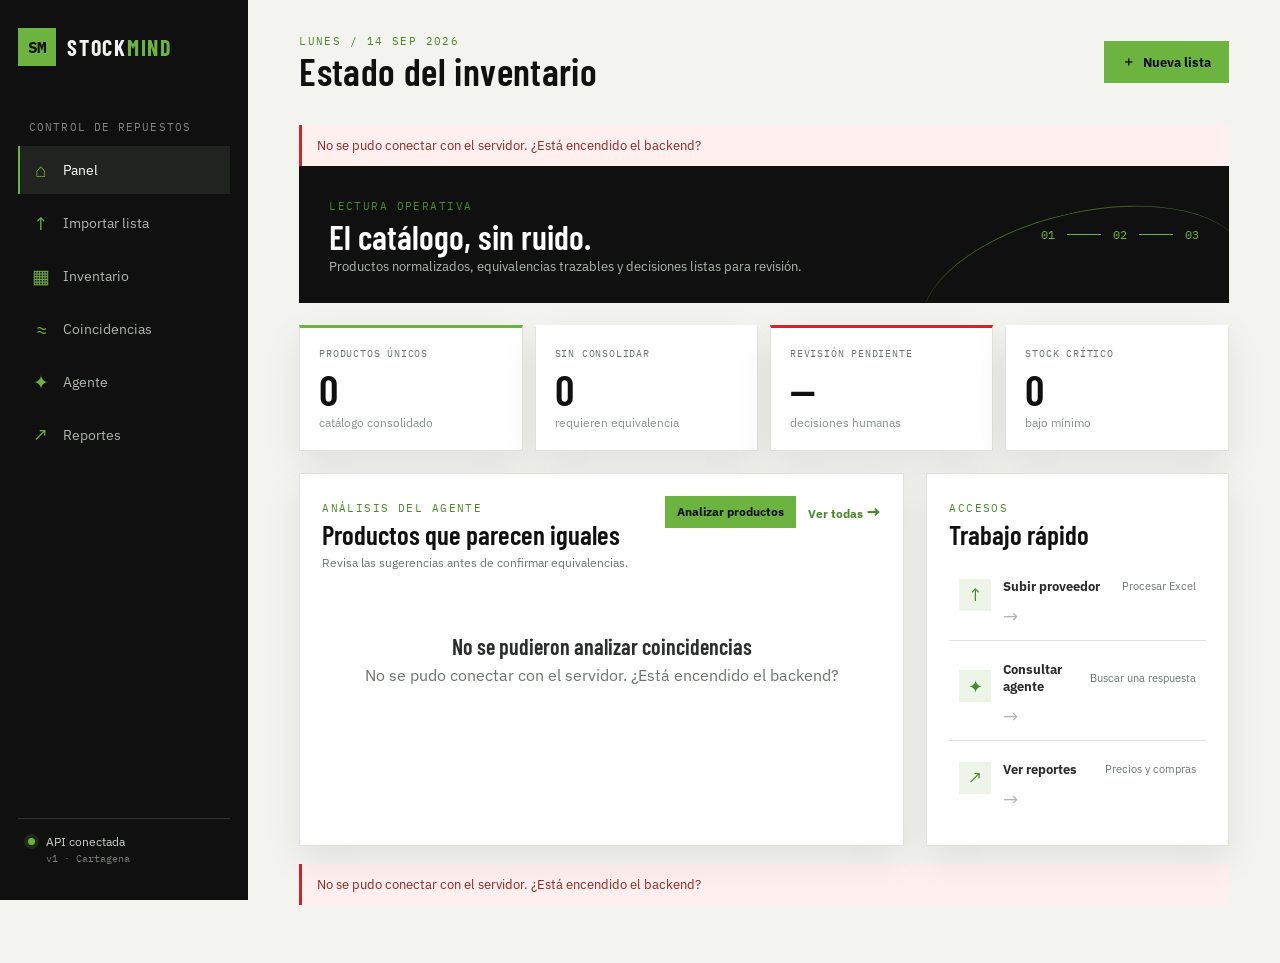
<file: 02-Src/Frontend/index.html>
<!DOCTYPE html>
<html lang="es">

<head>
  <meta charset="UTF-8" />
  <meta name="viewport" content="width=device-width, initial-scale=1.0" />
  <title>StockMind / Panel</title>
  <link rel="stylesheet" href="Assets/styles.css?v=chat-reports-20261028-2" />
</head>

<body data-page="dashboard">
  <div class="app-shell">
    <aside class="side-rail">
      <a class="brand" href="index.html"><span class="brand-mark">SM</span><span>STOCK<span
            class="brand-accent">MIND</span></span></a>
      <p class="rail-caption">CONTROL DE REPUESTOS</p>
      <nav class="main-nav" aria-label="Navegación principal">
        <a class="nav-item active" href="index.html"><span class="nav-icon">⌂</span>Panel</a>
        <a class="nav-item" href="Pages/importar.html"><span class="nav-icon">↑</span>Importar lista</a>
        <a class="nav-item" href="Pages/inventario.html"><span class="nav-icon">▦</span>Inventario</a>
        <a class="nav-item" href="Pages/coincidencias.html"><span class="nav-icon">≈</span>Coincidencias</a>
        <a class="nav-item" href="Pages/agente.html"><span class="nav-icon">✦</span>Agente</a>
        <a class="nav-item" href="Pages/reportes.html"><span class="nav-icon">↗</span>Reportes</a>
      </nav>
      <div class="rail-footer"><span class="live-dot"></span><span>API conectada</span><small>v1 · Cartagena</small>
      </div>
    </aside>

    <main class="main-content">
      <header class="topbar">
        <div>
          <p class="kicker">LUNES / 14 SEP 2026</p>
          <h1>Estado del inventario</h1>
        </div><a class="button button-primary" href="Pages/importar.html"><span>＋</span> Nueva lista</a>
      </header>
      <section class="data-band">
        <div><span class="section-label">LECTURA OPERATIVA</span>
          <h2>El catálogo, sin ruido.</h2>
          <p>Productos normalizados, equivalencias trazables y decisiones listas para revisión.</p>
        </div>
        <div class="band-graphic" aria-hidden="true"><span>01</span><i></i><span>02</span><i></i><span>03</span></div>
      </section>

      <section class="metric-grid" aria-label="Resumen del inventario">
        <article class="metric-card metric-feature"><span class="metric-label">PRODUCTOS ÚNICOS</span><strong
            id="metricCanonical">—</strong><span class="metric-note">catálogo consolidado</span></article>
        <article class="metric-card"><span class="metric-label">SIN CONSOLIDAR</span><strong
            id="metricUnlinked">—</strong><span class="metric-note">requieren equivalencia</span></article>
        <article class="metric-card metric-alert"><span class="metric-label">REVISIÓN PENDIENTE</span><strong
            id="metricPending">—</strong><span class="metric-note">decisiones humanas</span></article>
        <article class="metric-card"><span class="metric-label">STOCK CRÍTICO</span><strong
            id="metricCritical">—</strong><span class="metric-note">bajo mínimo</span></article>
      </section>

      <section class="dashboard-grid">
        <article class="panel panel-wide">
          <div class="panel-heading">
            <div><span class="section-label">ANÁLISIS DEL AGENTE</span>
              <h2>Productos que parecen iguales</h2>
              <p class="muted">Revisa las sugerencias antes de confirmar equivalencias.</p>
            </div>
            <div class="panel-actions"><button id="dashboardAnalyze" class="button button-primary button-small">Analizar
                productos</button><a class="text-link" href="Pages/coincidencias.html">Ver todas <span>→</span></a>
            </div>
          </div>
          <div id="dashboardMatches" class="match-list">
            <div class="loading-line"></div>
          </div>
        </article>
        <article class="panel">
          <div class="panel-heading">
            <div><span class="section-label">ACCESOS</span>
              <h2>Trabajo rápido</h2>
            </div>
          </div>
          <div class="quick-actions"><a href="Pages/importar.html"><span class="quick-icon">↑</span><b>Subir
                proveedor</b><small>Procesar Excel</small><span>→</span></a><a href="Pages/agente.html"><span
                class="quick-icon">✦</span><b>Consultar agente</b><small>Buscar una
                respuesta</small><span>→</span></a><a href="Pages/reportes.html"><span class="quick-icon">↗</span><b>Ver
                reportes</b><small>Precios y compras</small><span>→</span></a></div>
        </article>
      </section>
      <div id="dashboardNotice" class="notice" role="status" hidden></div>
    </main>
  </div>
  <!-- Desde Frontend: python -m http.server 5500, o Live Server en http://localhost:5500. No abrir con doble clic; este origen está en Backend/.env.example CORS_ORIGINS. -->
  <script src="Assets/Js/api.js"></script>
  <script src="Assets/Js/script.js?v=chat-reports-20261028-2"></script>
</body>

</html>
</file>
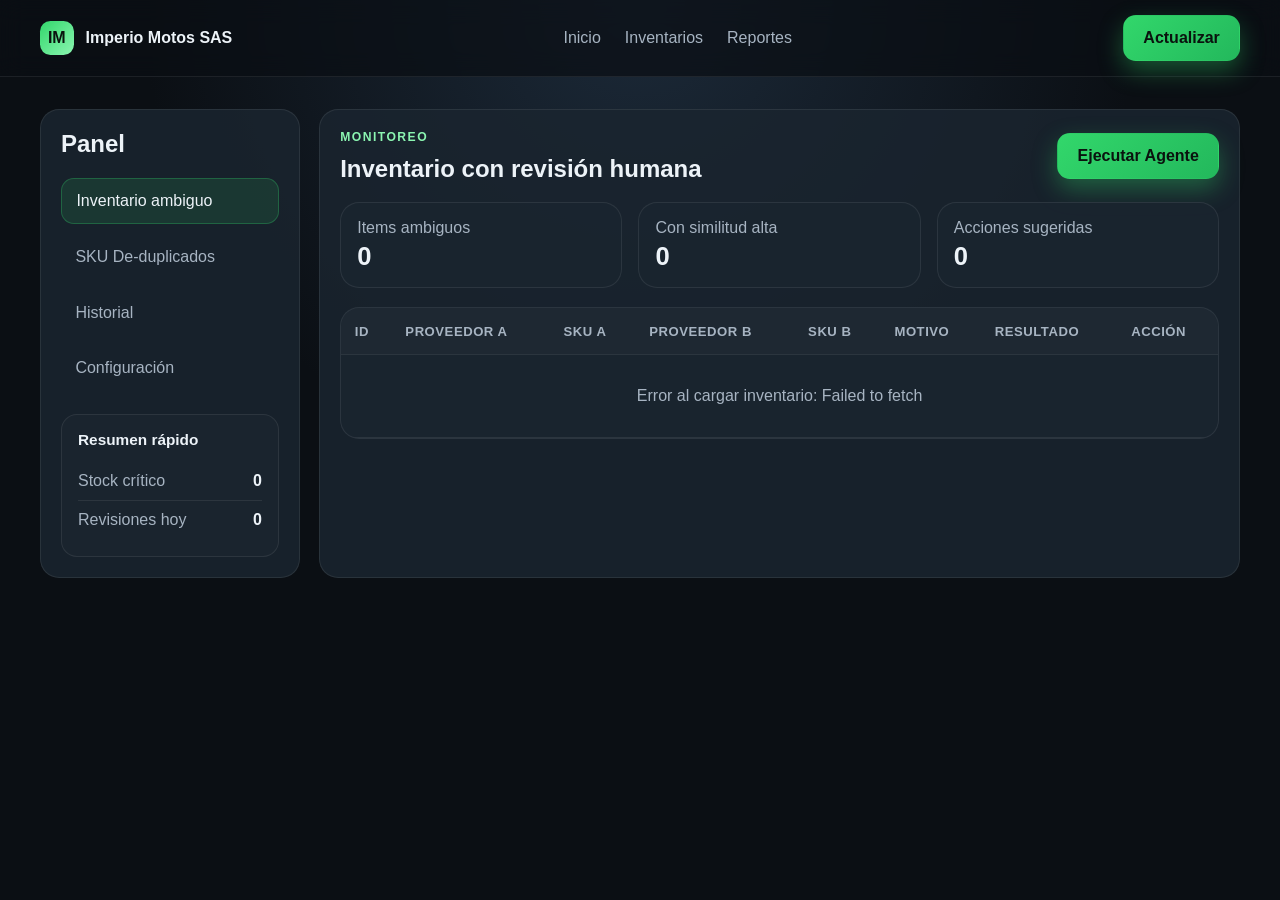
<file: 03-Src/Frontend/inventario.html>
<!DOCTYPE html>
<html lang="es">
  <head>
    <meta charset="UTF-8" />
    <meta name="viewport" content="width=device-width, initial-scale=1.0" />
    <title>Inventario - Imperio Motos SAS</title>
    <link rel="stylesheet" href="styles.css" />
  </head>
  <body>
    <div class="page-shell dashboard-shell">
      <header class="site-header dashboard-header">
        <nav class="nav container">
          <div class="brand">
            <span class="brand-mark">IM</span>
            <span>Imperio Motos SAS</span>
          </div>
          <div class="nav-links">
            <a href="index.html">Inicio</a>
            <a href="inventario.html">Inventarios</a>
            <a href="reportes.html">Reportes</a>
          </div>
          <button class="btn btn-primary" id="loadSkusButton">Actualizar</button>
        </nav>
      </header>

      <main class="dashboard container">
        <aside class="sidebar-panel">
          <h2>Panel</h2>
          <ul>
            <li class="active">Inventario ambiguo</li>
            <li>SKU De-duplicados</li>
            <li>Historial</li>
            <li>Configuración</li>
          </ul>

          <div class="sidebar-box">
            <h3>Resumen rápido</h3>
            <div class="mini-stat">
              <span>Stock crítico</span>
              <strong id="stockCriticalValue">0</strong>
            </div>
            <div class="mini-stat">
              <span>Revisiones hoy</span>
              <strong id="reviewsTodayValue">0</strong>
            </div>
          </div>
        </aside>

        <section class="inventory-panel">
          <div class="panel-topbar">
            <div>
              <p class="eyebrow">Monitoreo</p>
              <h1>Inventario con revisión humana</h1>
            </div>
            <button class="btn btn-primary" id="runAgentButton">Ejecutar Agente</button>
          </div>

          <div class="summary-cards">
            <div class="summary-card">
              <span>Items ambiguos</span>
              <strong id="ambiguousCount">0</strong>
            </div>
            <div class="summary-card">
              <span>Con similitud alta</span>
              <strong id="highConfidenceCount">0</strong>
            </div>
            <div class="summary-card">
              <span>Acciones sugeridas</span>
              <strong id="suggestedActionsCount">0</strong>
            </div>
          </div>

          <div class="table-card">
            <table>
              <thead>
                <tr>
                  <th>ID</th>
                  <th>Proveedor A</th>
                  <th>SKU A</th>
                  <th>Proveedor B</th>
                  <th>SKU B</th>
                  <th>Motivo</th>
                  <th>Resultado</th>
                  <th>Acción</th>
                </tr>
              </thead>
              <tbody id="inventoryTableBody"></tbody>
            </table>
          </div>
        </section>
      </main>
    </div>

    <script src="script.js"></script>
  </body>
</html>
</file>
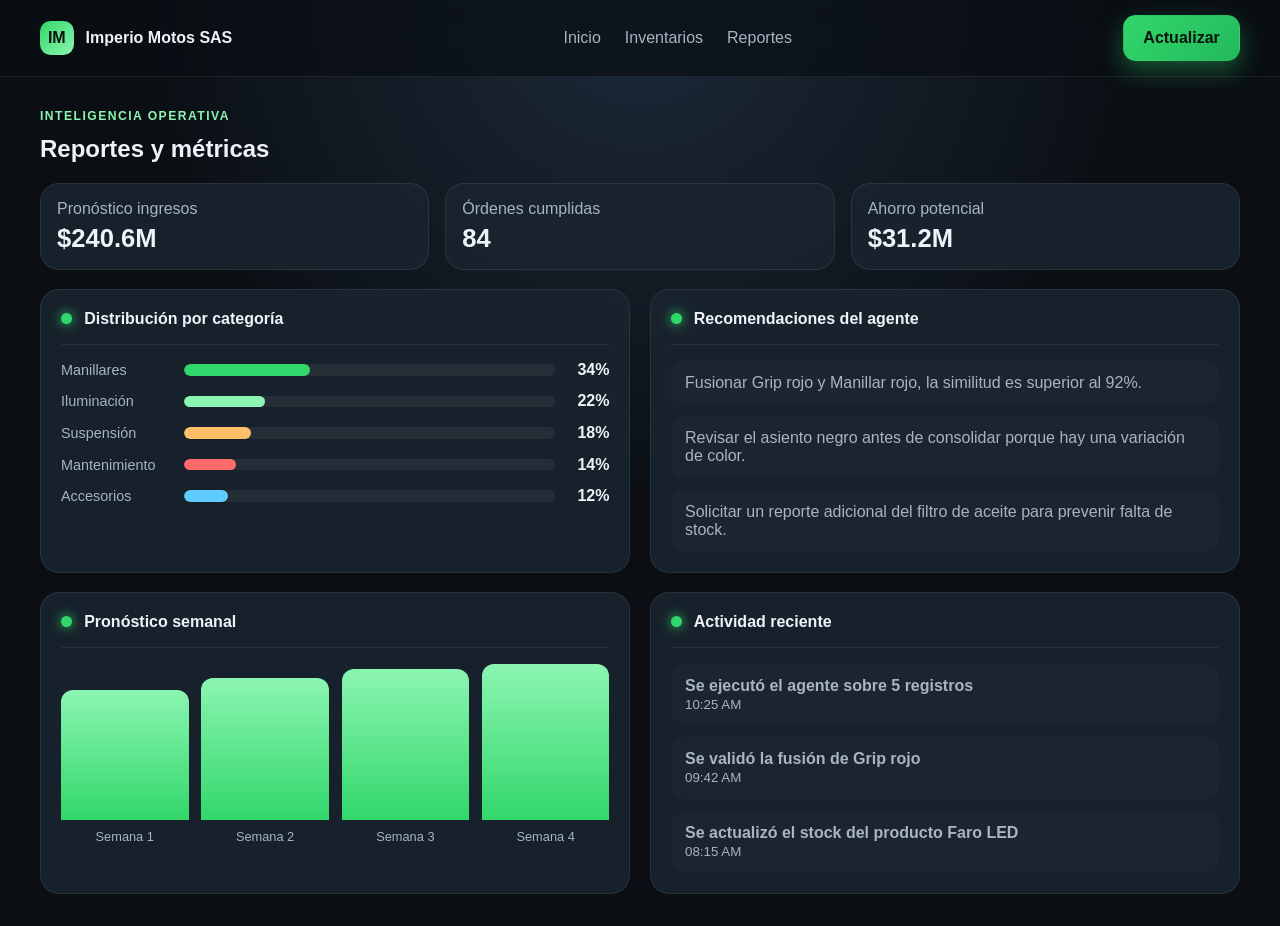
<file: 03-Src/Frontend/reportes.html>
<!DOCTYPE html>
<html lang="es">
  <head>
    <meta charset="UTF-8" />
    <meta name="viewport" content="width=device-width, initial-scale=1.0" />
    <title>Reportes - Imperio Motos SAS</title>
    <link rel="stylesheet" href="styles.css" />
  </head>
  <body>
    <div class="page-shell dashboard-shell">
      <header class="site-header dashboard-header">
        <nav class="nav container">
          <div class="brand">
            <span class="brand-mark">IM</span>
            <span>Imperio Motos SAS</span>
          </div>
          <div class="nav-links">
            <a href="index.html">Inicio</a>
            <a href="inventario.html">Inventarios</a>
            <a href="reportes.html">Reportes</a>
          </div>
          <button class="btn btn-primary" id="loadReportsButton">Actualizar</button>
        </nav>
      </header>

      <main class="reports-page container">
        <section class="panel-header">
          <div>
            <p class="eyebrow">Inteligencia operativa</p>
            <h1>Reportes y métricas</h1>
          </div>
        </section>

        <section class="summary-cards reports-summary">
          <div class="summary-card">
            <span>Pronóstico ingresos</span>
            <strong id="revenueForecast">0</strong>
          </div>
          <div class="summary-card">
            <span>Órdenes cumplidas</span>
            <strong id="fulfilledOrders">0</strong>
          </div>
          <div class="summary-card">
            <span>Ahorro potencial</span>
            <strong id="potentialSavings">0</strong>
          </div>
        </section>

        <section class="reports-grid">
          <article class="report-card">
            <div class="card-header report-header">
              <span class="status-dot"></span>
              <span>Distribución por categoría</span>
            </div>
            <div id="categoryDistribution" class="category-bars"></div>
          </article>

          <article class="report-card">
            <div class="card-header report-header">
              <span class="status-dot"></span>
              <span>Recomendaciones del agente</span>
            </div>
            <ul id="recommendationList" class="recommendation-list"></ul>
          </article>
        </section>

        <section class="reports-grid secondary-grid">
          <article class="report-card">
            <div class="card-header report-header">
              <span class="status-dot"></span>
              <span>Pronóstico semanal</span>
            </div>
            <div id="forecastChart" class="forecast-chart"></div>
          </article>

          <article class="report-card">
            <div class="card-header report-header">
              <span class="status-dot"></span>
              <span>Actividad reciente</span>
            </div>
            <ul id="activityFeed" class="activity-feed"></ul>
          </article>
        </section>
      </main>
    </div>

    <script src="script.js"></script>
  </body>
</html>
</file>
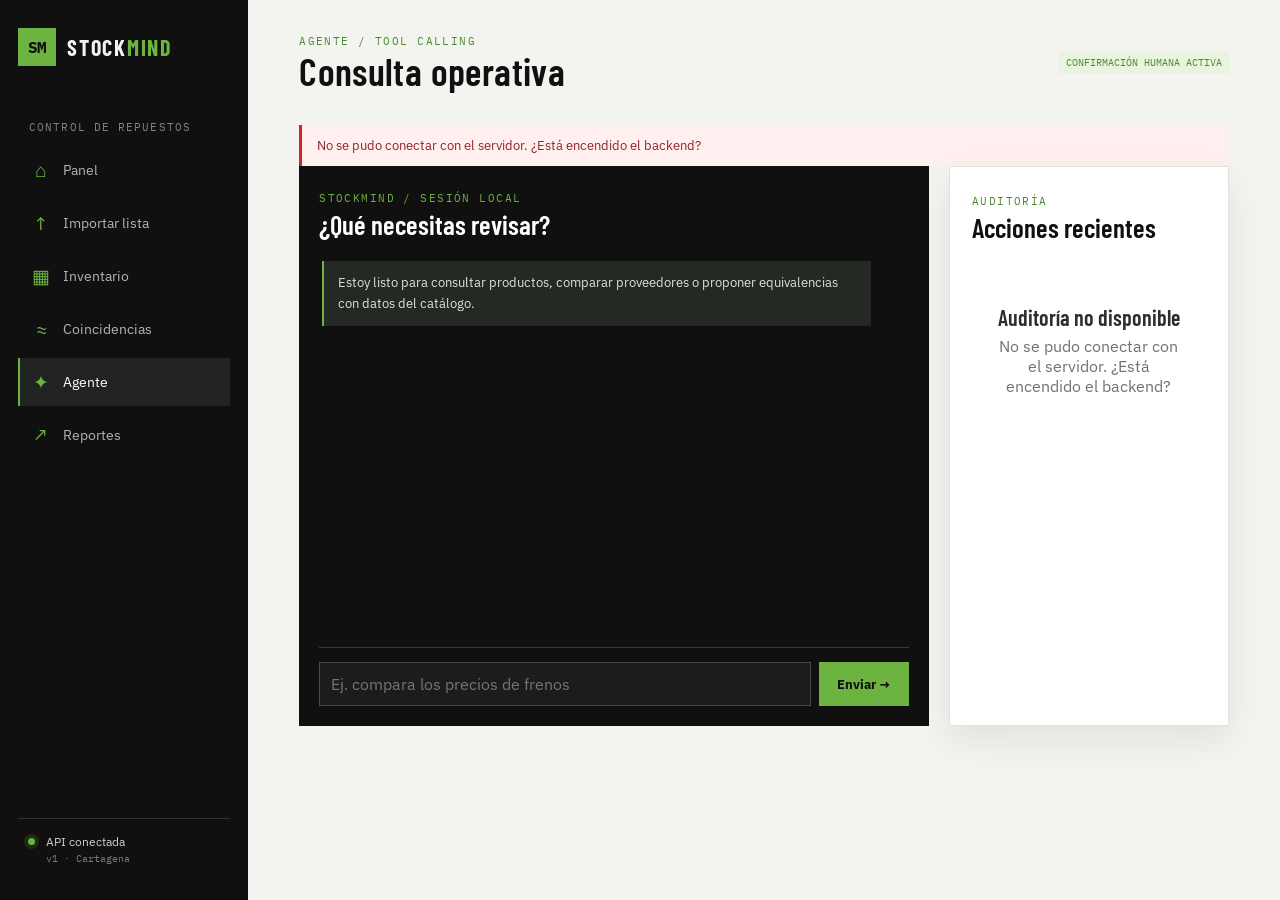
<file: 02-Src/Frontend/Pages/agente.html>
<!DOCTYPE html>
<html lang="es">

<head>
    <meta charset="UTF-8" />
    <meta name="viewport" content="width=device-width, initial-scale=1.0" />
    <title>Agente / StockMind</title>
    <link rel="stylesheet" href="../Assets/styles.css?v=chat-reports-20261028-2" />
</head>

<body data-page="agent">
    <div class="app-shell">
        <aside class="side-rail"><a class="brand" href="../index.html"><span
                    class="brand-mark">SM</span><span>STOCK<span class="brand-accent">MIND</span></span></a>
            <p class="rail-caption">CONTROL DE REPUESTOS</p>
            <nav class="main-nav"><a class="nav-item" href="../index.html"><span class="nav-icon">⌂</span>Panel</a><a
                    class="nav-item" href="importar.html"><span class="nav-icon">↑</span>Importar lista</a><a
                    class="nav-item" href="inventario.html"><span class="nav-icon">▦</span>Inventario</a><a
                    class="nav-item" href="coincidencias.html"><span class="nav-icon">≈</span>Coincidencias</a><a
                    class="nav-item active" href="agente.html"><span class="nav-icon">✦</span>Agente</a><a
                    class="nav-item" href="reportes.html"><span class="nav-icon">↗</span>Reportes</a></nav>
            <div class="rail-footer"><span class="live-dot"></span><span>API conectada</span><small>v1 ·
                    Cartagena</small></div>
        </aside>
        <main class="main-content">
            <header class="topbar">
                <div>
                    <p class="kicker">AGENTE / TOOL CALLING</p>
                    <h1>Consulta operativa</h1>
                </div><span class="status status-auto">confirmación humana activa</span>
            </header>
            <div class="page-frame">
                <div class="agent-layout">
                    <section class="chat-panel">
                        <div class="panel-heading">
                            <div><span class="section-label" style="color:var(--verde)">STOCKMIND / SESIÓN LOCAL</span>
                                <h2 style="color:white">¿Qué necesitas revisar?</h2>
                            </div>
                        </div>
                        <div id="chatLog" class="chat-log">
                            <div class="chat-message assistant">Estoy listo para consultar productos, comparar
                                proveedores o proponer equivalencias con datos del catálogo.</div>
                        </div>
                        <form id="chatForm" class="chat-form"><input id="chatInput" type="text"
                                placeholder="Ej. compara los precios de frenos" autocomplete="off" required /><button
                                class="button button-primary" type="submit">Enviar →</button></form>
                    </section>
                    <aside class="panel">
                        <div class="panel-heading">
                            <div><span class="section-label">AUDITORÍA</span>
                                <h2>Acciones recientes</h2>
                            </div>
                        </div>
                        <div id="agentActions" class="activity-list">
                            <div class="empty-state">Cargando acciones…</div>
                        </div>
                    </aside>
                </div>
            </div>
        </main>
    </div>
    <script src="../Assets/Js/api.js"></script>
    <script src="../Assets/Js/script.js?v=chat-reports-20261028-2"></script>
</body>

</html>
</file>
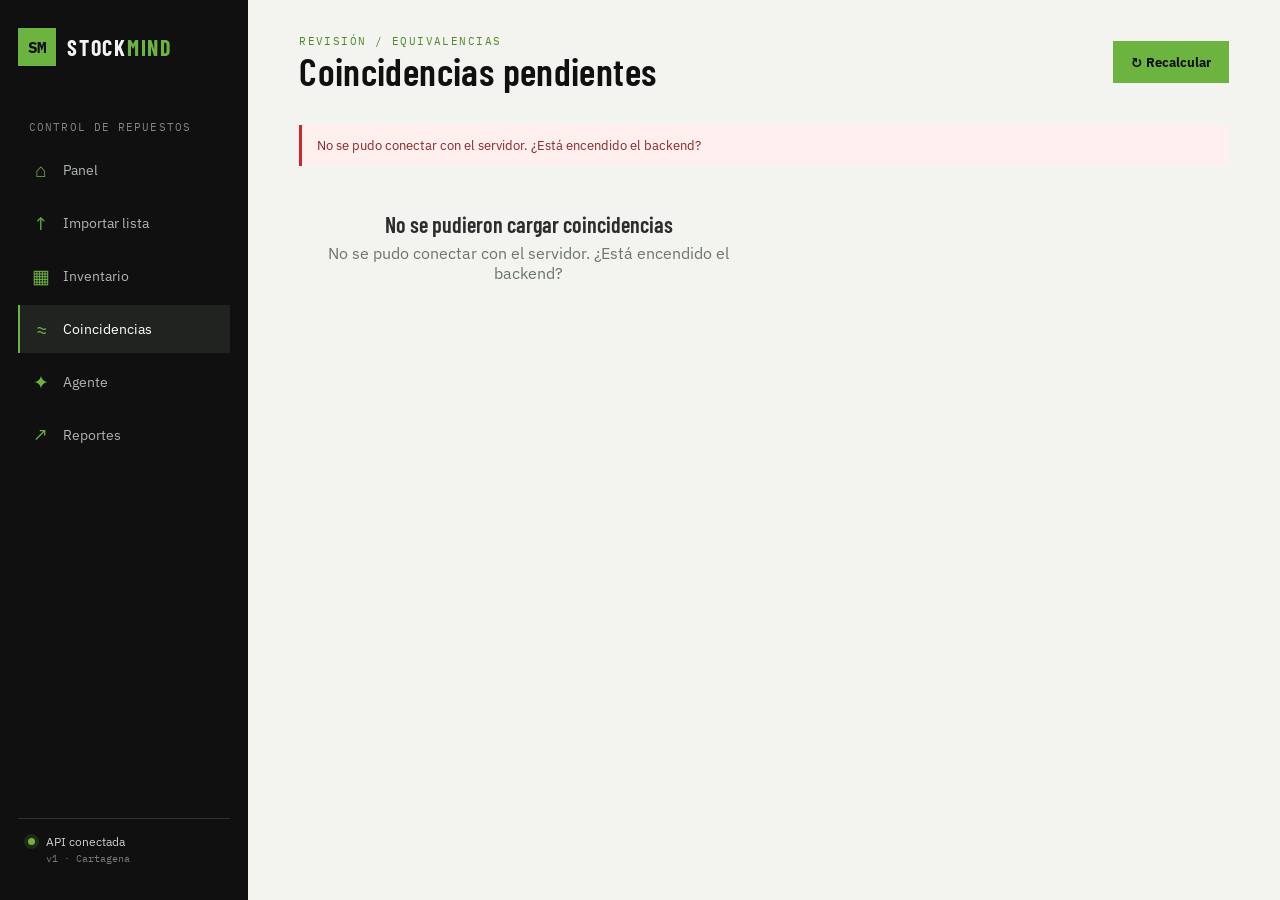
<file: 02-Src/Frontend/Pages/coincidencias.html>
<!DOCTYPE html>
<html lang="es">

<head>
    <meta charset="UTF-8" />
    <meta name="viewport" content="width=device-width, initial-scale=1.0" />
    <title>Coincidencias / StockMind</title>
    <link rel="stylesheet" href="../Assets/styles.css?v=chat-reports-20261028-2" />
</head>

<body data-page="matches">
    <div class="app-shell">
        <aside class="side-rail"><a class="brand" href="../index.html"><span
                    class="brand-mark">SM</span><span>STOCK<span class="brand-accent">MIND</span></span></a>
            <p class="rail-caption">CONTROL DE REPUESTOS</p>
            <nav class="main-nav"><a class="nav-item" href="../index.html"><span class="nav-icon">⌂</span>Panel</a><a
                    class="nav-item" href="importar.html"><span class="nav-icon">↑</span>Importar lista</a><a
                    class="nav-item" href="inventario.html"><span class="nav-icon">▦</span>Inventario</a><a
                    class="nav-item active" href="coincidencias.html"><span class="nav-icon">≈</span>Coincidencias</a><a
                    class="nav-item" href="agente.html"><span class="nav-icon">✦</span>Agente</a><a class="nav-item"
                    href="reportes.html"><span class="nav-icon">↗</span>Reportes</a></nav>
            <div class="rail-footer"><span class="live-dot"></span><span>API conectada</span><small>v1 ·
                    Cartagena</small></div>
        </aside>
        <main class="main-content">
            <header class="topbar">
                <div>
                    <p class="kicker">REVISIÓN / EQUIVALENCIAS</p>
                    <h1>Coincidencias pendientes</h1>
                </div><button id="refreshMatches" class="button button-primary">↻ Recalcular</button>
            </header>
            <div class="page-frame">
                <div id="matchesNotice" class="notice" hidden></div>
                <div id="matchesList" class="review-grid">
                    <div class="empty-state">Cargando sugerencias…</div>
                </div>
            </div>
        </main>
    </div>
    <script src="../Assets/Js/api.js"></script>
    <script src="../Assets/Js/script.js?v=chat-reports-20261028-2"></script>
</body>

</html>
</file>
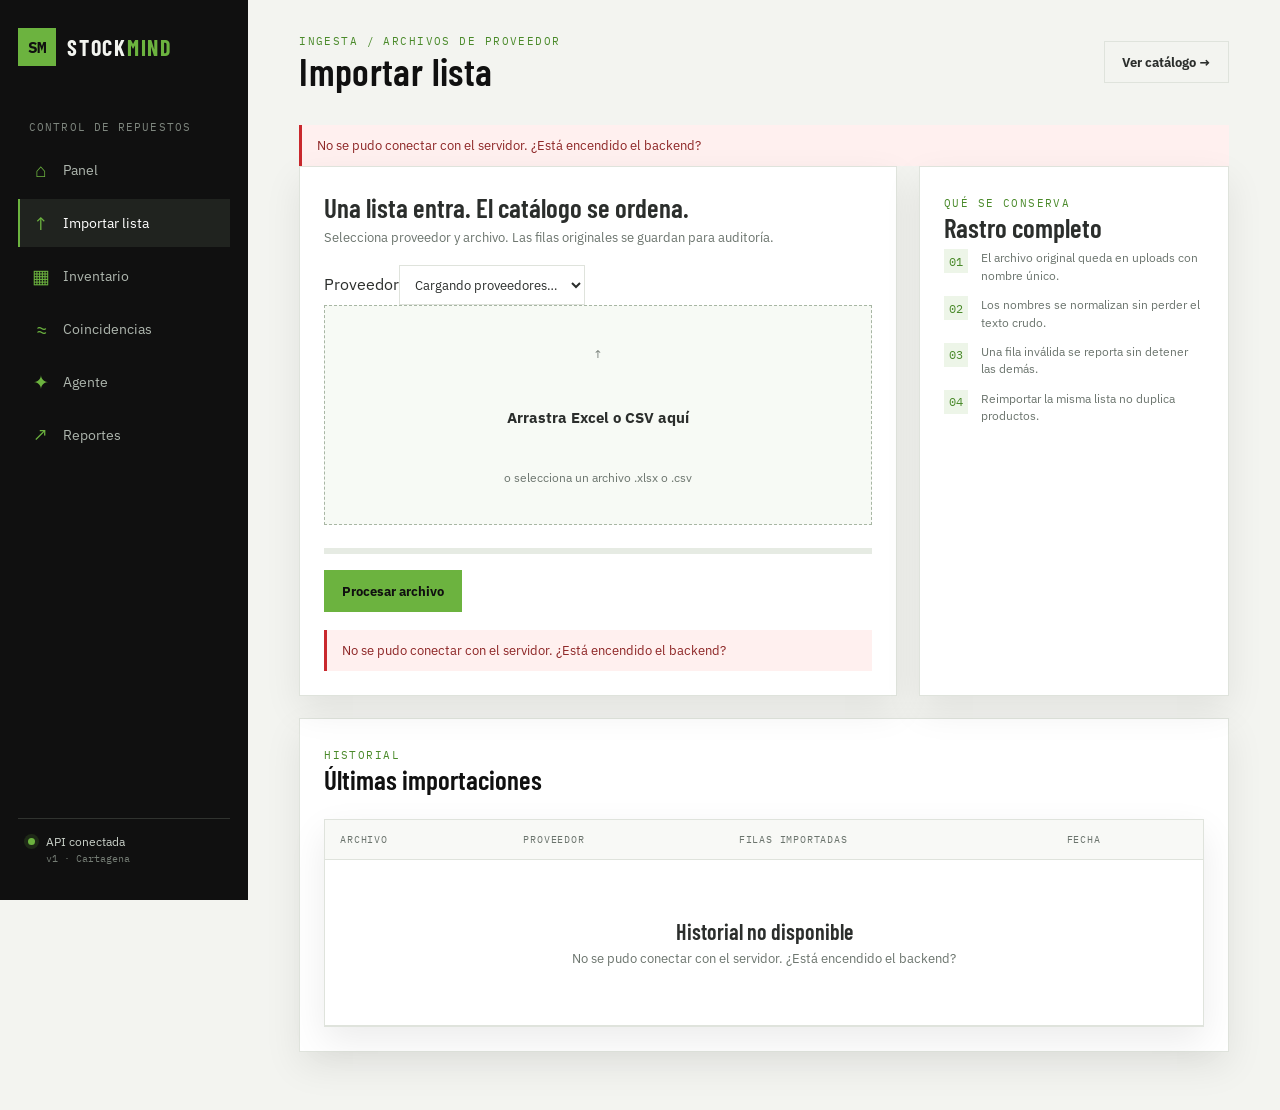
<file: 02-Src/Frontend/Pages/importar.html>
<!DOCTYPE html>
<html lang="es">

<head>
    <meta charset="UTF-8" />
    <meta name="viewport" content="width=device-width, initial-scale=1.0" />
    <title>Importar / StockMind</title>
    <link rel="stylesheet" href="../Assets/styles.css?v=chat-reports-20261028-2" />
</head>

<body data-page="import">
    <div class="app-shell">
        <aside class="side-rail"><a class="brand" href="../index.html"><span
                    class="brand-mark">SM</span><span>STOCK<span class="brand-accent">MIND</span></span></a>
            <p class="rail-caption">CONTROL DE REPUESTOS</p>
            <nav class="main-nav"><a class="nav-item" href="../index.html"><span class="nav-icon">⌂</span>Panel</a><a
                    class="nav-item active" href="importar.html"><span class="nav-icon">↑</span>Importar lista</a><a
                    class="nav-item" href="inventario.html"><span class="nav-icon">▦</span>Inventario</a><a
                    class="nav-item" href="coincidencias.html"><span class="nav-icon">≈</span>Coincidencias</a><a
                    class="nav-item" href="agente.html"><span class="nav-icon">✦</span>Agente</a><a class="nav-item"
                    href="reportes.html"><span class="nav-icon">↗</span>Reportes</a></nav>
            <div class="rail-footer"><span class="live-dot"></span><span>API conectada</span><small>v1 ·
                    Cartagena</small></div>
        </aside>
        <main class="main-content">
            <header class="topbar">
                <div>
                    <p class="kicker">INGESTA / ARCHIVOS DE PROVEEDOR</p>
                    <h1>Importar lista</h1>
                </div><a class="button button-quiet" href="inventario.html">Ver catálogo →</a>
            </header>
            <div class="page-frame">
                <div class="form-layout">
                    <section class="form-panel">
                        <h2>Una lista entra. El catálogo se ordena.</h2>
                        <p>Selecciona proveedor y archivo. Las filas originales se guardan para auditoría.</p>
                        <form id="importForm"><label class="field-label" for="supplierSelect">Proveedor</label><select
                                id="supplierSelect" class="field" required>
                                <option value="">Cargando proveedores…</option>
                            </select><label class="drop-zone" id="dropZone" for="fileInput"><span
                                    class="drop-icon">↑</span><strong>Arrastra Excel o CSV aquí</strong><span>o
                                    selecciona
                                    un archivo .xlsx o .csv</span><input id="fileInput" type="file" accept=".xlsx,.csv"
                                    hidden /></label>
                            <div id="fileMeta" class="file-meta" hidden><span id="fileName"></span><span
                                    id="fileSize"></span></div>
                            <div class="progress" aria-label="Progreso de carga">
                                <div id="uploadProgress" class="progress-bar"></div>
                            </div>
                            <div class="toolbar" style="margin-top:16px"><button class="button button-primary"
                                    type="submit" id="importSubmit">Procesar archivo</button><span id="importStatus"
                                    class="muted" role="status"></span></div>
                        </form>
                        <div id="importResult" class="notice" hidden></div>
                    </section>
                    <aside class="form-panel"><span class="section-label">QUÉ SE CONSERVA</span>
                        <h2>Rastro completo</h2>
                        <ul class="info-list">
                            <li><b>01</b><span>El archivo original queda en uploads con nombre único.</span></li>
                            <li><b>02</b><span>Los nombres se normalizan sin perder el texto crudo.</span></li>
                            <li><b>03</b><span>Una fila inválida se reporta sin detener las demás.</span></li>
                            <li><b>04</b><span>Reimportar la misma lista no duplica productos.</span></li>
                        </ul>
                    </aside>
                </div>
                <section class="form-panel" style="margin-top:22px">
                    <div class="panel-heading">
                        <div><span class="section-label">HISTORIAL</span>
                            <h2>Últimas importaciones</h2>
                        </div>
                    </div>
                    <div class="table-wrap">
                        <table>
                            <thead>
                                <tr>
                                    <th>Archivo</th>
                                    <th>Proveedor</th>
                                    <th>Filas importadas</th>
                                    <th>Fecha</th>
                                </tr>
                            </thead>
                            <tbody id="importsBody">
                                <tr>
                                    <td colspan="4" class="empty-state">Cargando historial…</td>
                                </tr>
                            </tbody>
                        </table>
                    </div>
                </section>
            </div>
        </main>
    </div>
    <script src="../Assets/Js/api.js"></script>
    <script src="../Assets/Js/script.js?v=chat-reports-20261028-2"></script>
</body>

</html>
</file>
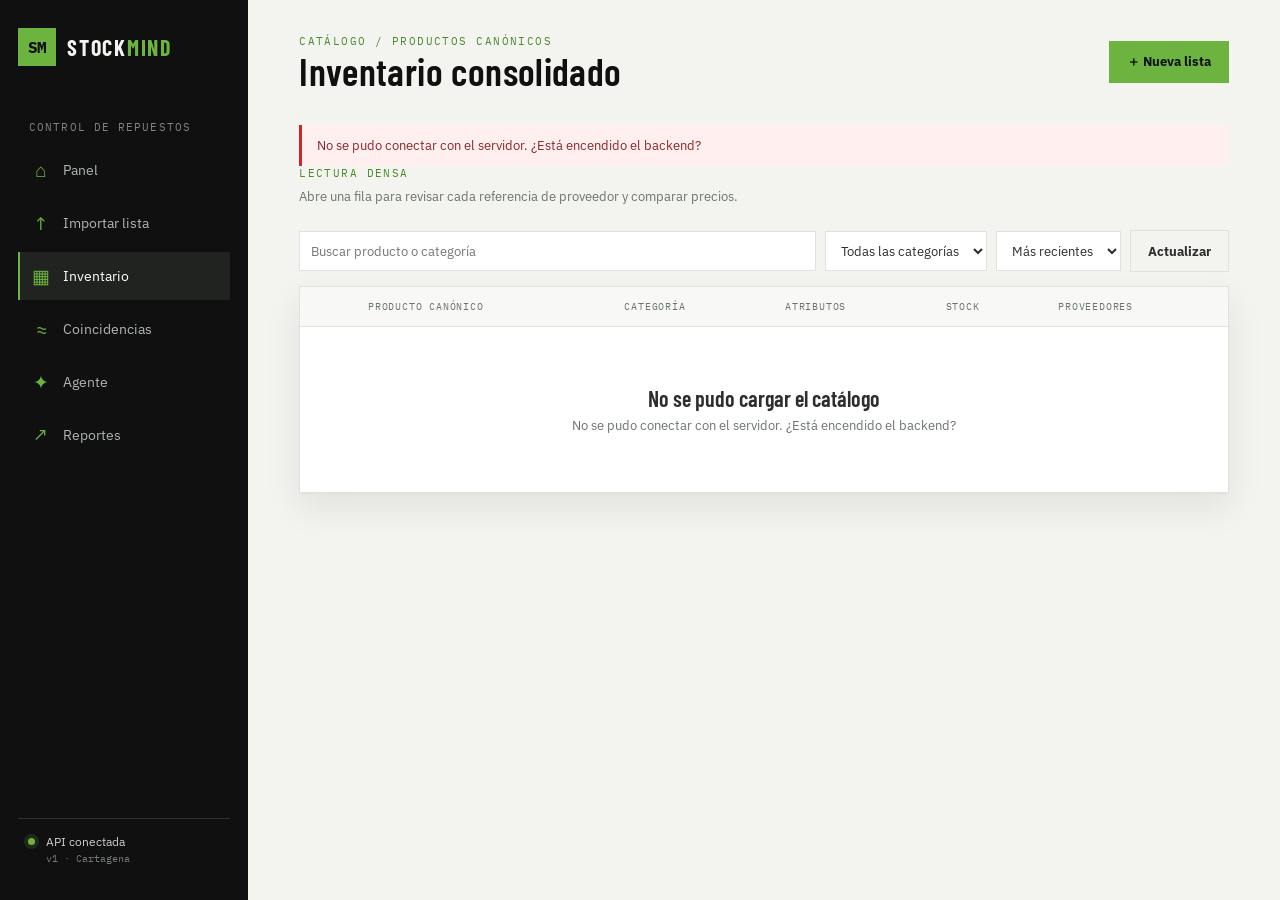
<file: 02-Src/Frontend/Pages/inventario.html>
<!DOCTYPE html>
<html lang="es">

<head>
  <meta charset="UTF-8" />
  <meta name="viewport" content="width=device-width, initial-scale=1.0" />
  <title>Inventario / StockMind</title>
  <link rel="stylesheet" href="../Assets/styles.css?v=chat-reports-20261028-2" />
</head>

<body data-page="inventory">
  <div class="app-shell">
    <aside class="side-rail"><a class="brand" href="../index.html"><span class="brand-mark">SM</span><span>STOCK<span
            class="brand-accent">MIND</span></span></a>
      <p class="rail-caption">CONTROL DE REPUESTOS</p>
      <nav class="main-nav"><a class="nav-item" href="../index.html"><span class="nav-icon">⌂</span>Panel</a><a
          class="nav-item" href="importar.html"><span class="nav-icon">↑</span>Importar lista</a><a
          class="nav-item active" href="inventario.html"><span class="nav-icon">▦</span>Inventario</a><a
          class="nav-item" href="coincidencias.html"><span class="nav-icon">≈</span>Coincidencias</a><a class="nav-item"
          href="agente.html"><span class="nav-icon">✦</span>Agente</a><a class="nav-item" href="reportes.html"><span
            class="nav-icon">↗</span>Reportes</a></nav>
      <div class="rail-footer"><span class="live-dot"></span><span>API conectada</span><small>v1 · Cartagena</small>
      </div>
    </aside>
    <main class="main-content">
      <header class="topbar">
        <div>
          <p class="kicker">CATÁLOGO / PRODUCTOS CANÓNICOS</p>
          <h1>Inventario consolidado</h1>
        </div><a class="button button-primary" href="importar.html">＋ Nueva lista</a>
      </header>
      <div class="page-frame">
        <div class="page-heading">
          <div>
            <p class="kicker">LECTURA DENSA</p>
            <p>Abre una fila para revisar cada referencia de proveedor y comparar precios.</p>
          </div>
        </div>
        <div class="toolbar"><input id="inventorySearch" class="field search-field" type="search"
            placeholder="Buscar producto o categoría" aria-label="Buscar producto o categoría" /><select
            id="inventoryCategory" class="field" aria-label="Filtrar categoría">
            <option value="">Todas las categorías</option>
          </select><select id="inventorySort" class="field" aria-label="Ordenar">
            <option value="id">Más recientes</option>
            <option value="name">Nombre</option>
            <option value="-price">Precio mayor</option>
          </select><button id="inventoryRefresh" class="button button-quiet">Actualizar</button></div>
        <div class="table-wrap">
          <table>
            <thead>
              <tr>
                <th></th>
                <th>Producto canónico</th>
                <th>Categoría</th>
                <th>Atributos</th>
                <th>Stock</th>
                <th>Proveedores</th>
              </tr>
            </thead>
            <tbody id="inventoryBody">
              <tr>
                <td colspan="6" class="empty-state">Cargando catálogo…</td>
              </tr>
            </tbody>
          </table>
        </div>
      </div>
    </main>
  </div>
  <script src="../Assets/Js/api.js"></script>
  <script src="../Assets/Js/script.js?v=chat-reports-20261028-2"></script>
</body>

</html>
</file>
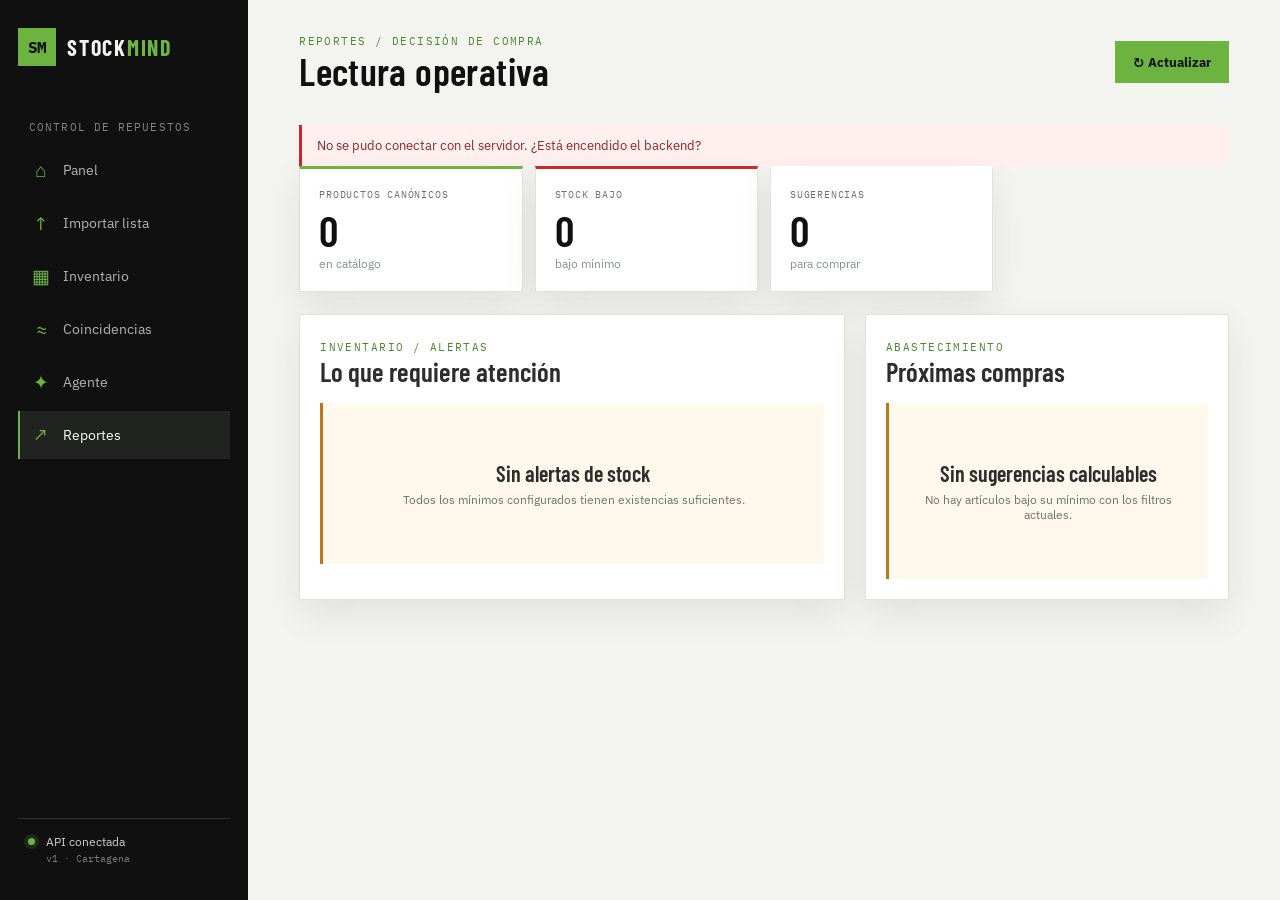
<file: 02-Src/Frontend/Pages/reportes.html>
<!DOCTYPE html>
<html lang="es">

<head>
    <meta charset="UTF-8" />
    <meta name="viewport" content="width=device-width, initial-scale=1.0" />
    <title>Reportes / StockMind</title>
    <link rel="stylesheet" href="../Assets/styles.css?v=chat-reports-20261028-2" />
</head>

<body data-page="reports">
    <div class="app-shell">
        <aside class="side-rail"><a class="brand" href="../index.html"><span
                    class="brand-mark">SM</span><span>STOCK<span class="brand-accent">MIND</span></span></a>
            <p class="rail-caption">CONTROL DE REPUESTOS</p>
            <nav class="main-nav"><a class="nav-item" href="../index.html"><span class="nav-icon">⌂</span>Panel</a><a
                    class="nav-item" href="importar.html"><span class="nav-icon">↑</span>Importar lista</a><a
                    class="nav-item" href="inventario.html"><span class="nav-icon">▦</span>Inventario</a><a
                    class="nav-item" href="coincidencias.html"><span class="nav-icon">≈</span>Coincidencias</a><a
                    class="nav-item" href="agente.html"><span class="nav-icon">✦</span>Agente</a><a
                    class="nav-item active" href="reportes.html"><span class="nav-icon">↗</span>Reportes</a></nav>
            <div class="rail-footer"><span class="live-dot"></span><span>API conectada</span><small>v1 ·
                    Cartagena</small></div>
        </aside>
        <main class="main-content">
            <header class="topbar">
                <div>
                    <p class="kicker">REPORTES / DECISIÓN DE COMPRA</p>
                    <h1>Lectura operativa</h1>
                </div><button id="refreshReports" class="button button-primary">↻ Actualizar</button>
            </header>
            <div class="page-frame">
                <section class="metric-grid">
                    <article class="metric-card metric-feature"><span class="metric-label">PRODUCTOS
                            CANÓNICOS</span><strong id="reportTotal">—</strong><span class="metric-note">en
                            catálogo</span></article>
                    <article class="metric-card metric-alert"><span class="metric-label">STOCK BAJO</span><strong
                            id="reportLow">—</strong><span class="metric-note">bajo mínimo</span></article>
                    <article class="metric-card"><span class="metric-label">SUGERENCIAS</span><strong
                            id="reportSuggestions">—</strong><span class="metric-note">para comprar</span></article>
                </section>
                <div class="report-grid">
                    <section class="report-panel"><span class="section-label">INVENTARIO / ALERTAS</span>
                        <h2>Lo que requiere atención</h2>
                        <ul id="lowStockList" class="alert-list">
                            <li>Cargando reporte…</li>
                        </ul>
                    </section>
                    <section class="report-panel"><span class="section-label">ABASTECIMIENTO</span>
                        <h2>Próximas compras</h2>
                        <ul id="purchaseList" class="alert-list">
                            <li>Cargando sugerencias…</li>
                        </ul>
                    </section>
                </div>
            </div>
        </main>
    </div>
    <script src="../Assets/Js/api.js"></script>
    <script src="../Assets/Js/script.js?v=chat-reports-20261028-2"></script>
</body>

</html>
</file>
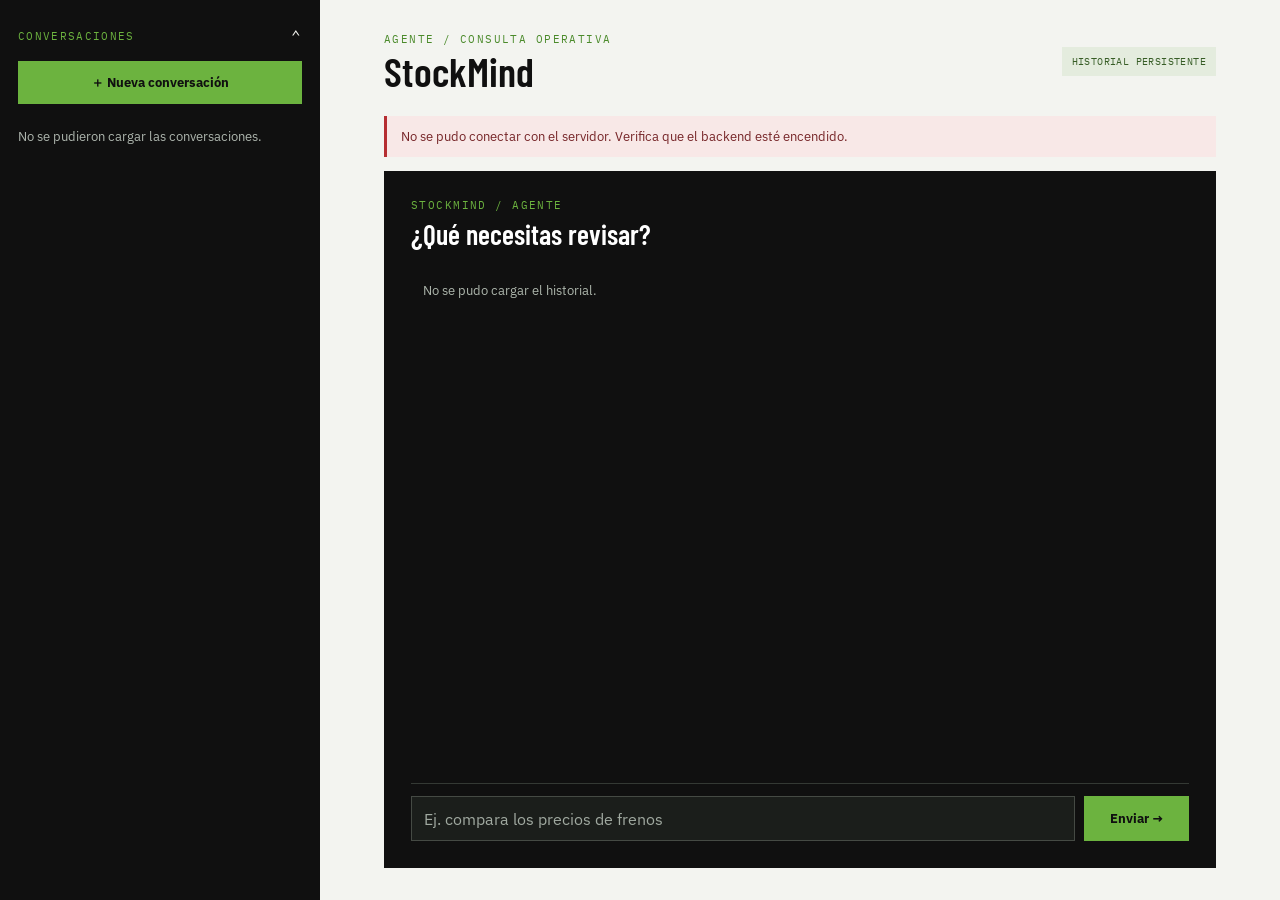
<file: 03-Src/Frontend/Pages/agente.html>
<!DOCTYPE html>
<html lang="es">
<head>
  <meta charset="UTF-8">
  <meta name="viewport" content="width=device-width, initial-scale=1">
  <meta name="color-scheme" content="light">
  <title>Agente / StockMind</title>
  <link rel="stylesheet" href="../Assets/styles.css">
</head>
<body>
  <div class="app-shell">
    <details class="conversation-panel" id="conversationPanel">
      <summary class="conversation-heading">CONVERSACIONES</summary>
      <div class="conversation-content">
        <button class="new-conversation" id="newConversation" type="button">＋ Nueva conversación</button>
        <p class="conversation-state" id="conversationState" role="status">Cargando conversaciones…</p>
        <div class="conversation-list" id="conversationList" aria-label="Historial de conversaciones"></div>
      </div>
    </details>

    <main class="main-content">
      <header class="topbar">
        <div>
          <p class="kicker">AGENTE / CONSULTA OPERATIVA</p>
          <h1>StockMind</h1>
        </div>
        <span class="status">HISTORIAL PERSISTENTE</span>
      </header>

      <div class="api-error" id="apiError" role="alert" hidden></div>

      <section class="chat-panel" aria-label="Conversación con el agente">
        <header class="chat-heading">
          <p class="section-label">STOCKMIND / AGENTE</p>
          <h2>¿Qué necesitas revisar?</h2>
        </header>
        <p class="chat-state" id="chatState" role="status">Elige una conversación o inicia una nueva.</p>
        <div class="chat-log" id="chatLog" aria-live="polite" aria-relevant="additions"></div>
        <form class="chat-form" id="chatForm">
          <input
            class="chat-input"
            id="chatInput"
            name="message"
            type="text"
            maxlength="8000"
            placeholder="Ej. compara los precios de frenos"
            autocomplete="off"
            aria-label="Mensaje para el agente"
            required
          >
          <button class="send-button" id="sendButton" type="submit">Enviar →</button>
        </form>
      </section>
    </main>
  </div>
  <script src="../Assets/Js/api.js"></script>
  <script src="../Assets/Js/script.js"></script>
</body>
</html>
</file>
<file: 02-Src/Frontend/Assets/styles.css>
@import url('https://fonts.googleapis.com/css2?family=Barlow+Condensed:wght@500;600;700&family=IBM+Plex+Mono:wght@400;500&family=IBM+Plex+Sans:wght@400;500;600;700&display=swap');

:root {
  --verde: #6cb33f;
  --verde-hondo: #4a8a2a;
  --negro: #101010;
  --grafito: #2b2e2c;
  --hueso: #f3f4f0;
  --blanco: #ffffff;
  --muted: #6b746d;
  --line: #dfe3dc;
  --line-dark: #3a3d39;
  --alerta: #c9282d;
  --amber: #b87918;
  --shadow: 0 14px 35px rgba(16, 16, 16, .08);
}

* {
  box-sizing: border-box;
}

html {
  scroll-behavior: smooth;
}

body {
  margin: 0;
  background: var(--hueso);
  color: var(--grafito);
  font-family: 'IBM Plex Sans', sans-serif;
}

a {
  color: inherit;
}

button,
input,
select,
textarea {
  font: inherit;
}

button,
a {
  -webkit-tap-highlight-color: transparent;
}

button:focus-visible,
a:focus-visible,
input:focus-visible,
select:focus-visible,
textarea:focus-visible {
  outline: 3px solid rgba(108, 179, 63, .55);
  outline-offset: 3px;
}

.app-shell {
  min-height: 100vh;
  display: grid;
  grid-template-columns: 248px minmax(0, 1fr);
}

.side-rail {
  position: sticky;
  top: 0;
  height: 100vh;
  display: flex;
  flex-direction: column;
  padding: 28px 18px 20px;
  background: var(--negro);
  color: #f2f4ef;
}

.brand {
  display: inline-flex;
  align-items: center;
  gap: 11px;
  text-decoration: none;
  font-family: 'Barlow Condensed', sans-serif;
  font-size: 22px;
  font-weight: 700;
  letter-spacing: .08em;
}

.brand-mark {
  display: grid;
  place-items: center;
  width: 38px;
  height: 38px;
  background: var(--verde);
  color: var(--negro);
  font: 700 16px 'IBM Plex Mono', monospace;
  letter-spacing: -.08em;
}

.brand-accent {
  color: var(--verde);
}

.rail-caption {
  margin: 54px 11px 12px;
  color: #7e867e;
  font: 11px 'IBM Plex Mono', monospace;
  letter-spacing: .1em;
}

.main-nav {
  display: grid;
  gap: 5px;
}

.nav-item {
  display: flex;
  align-items: center;
  gap: 12px;
  padding: 12px 11px;
  color: #aeb6ae;
  text-decoration: none;
  font-size: 14px;
  border-left: 2px solid transparent;
  transition: color .18s, background .18s, border .18s;
}

.nav-item:hover,
.nav-item.active {
  color: #fff;
  background: #20231f;
  border-left-color: var(--verde);
}

.nav-icon {
  width: 20px;
  color: var(--verde);
  text-align: center;
  font-size: 19px;
}

.rail-footer {
  display: grid;
  grid-template-columns: 10px 1fr;
  gap: 3px 8px;
  margin-top: auto;
  padding: 15px 10px;
  border-top: 1px solid #30332f;
  color: #cbd2ca;
  font-size: 12px;
}

.rail-footer small {
  grid-column: 2;
  color: #747c74;
  font: 10px 'IBM Plex Mono', monospace;
}

.live-dot {
  width: 7px;
  height: 7px;
  margin-top: 4px;
  border-radius: 50%;
  background: var(--verde);
  box-shadow: 0 0 0 4px rgba(108, 179, 63, .15);
}

.main-content {
  min-width: 0;
  padding: 34px clamp(22px, 4vw, 64px) 58px;
}

.topbar {
  display: flex;
  align-items: center;
  justify-content: space-between;
  gap: 20px;
  max-width: 1400px;
  margin: 0 auto 35px;
}

.topbar h1 {
  margin: 4px 0 0;
  color: var(--negro);
  font: 600 clamp(28px, 3vw, 43px)/1 'Barlow Condensed', sans-serif;
  letter-spacing: .01em;
}

.kicker,
.section-label {
  margin: 0;
  color: var(--verde-hondo);
  font: 11px 'IBM Plex Mono', monospace;
  letter-spacing: .13em;
}

.button {
  display: inline-flex;
  align-items: center;
  justify-content: center;
  gap: 8px;
  min-height: 42px;
  padding: 0 17px;
  border: 1px solid transparent;
  text-decoration: none;
  cursor: pointer;
  font-size: 13px;
  font-weight: 700;
  transition: background .18s, color .18s, transform .18s;
}

.button:hover {
  transform: translateY(-1px);
}

.button-primary {
  background: var(--verde);
  color: var(--negro);
}

.button-primary:hover {
  background: var(--verde-hondo);
  color: white;
}

.button-quiet {
  background: transparent;
  border-color: var(--line);
  color: var(--grafito);
}

.button-danger {
  background: #fff1f0;
  border-color: #efc9c6;
  color: var(--alerta);
}

.button-small {
  min-height: 32px;
  padding: 0 11px;
  font-size: 12px;
}

.data-band {
  position: relative;
  display: flex;
  justify-content: space-between;
  gap: 30px;
  overflow: hidden;
  max-width: 1400px;
  margin: 0 auto 22px;
  padding: 28px 30px;
  background: var(--negro);
  color: white;
}

.data-band::after {
  position: absolute;
  right: -20px;
  bottom: -70px;
  width: 330px;
  height: 160px;
  border-top: 1px solid rgba(108, 179, 63, .5);
  border-radius: 50%;
  content: '';
  transform: rotate(-13deg);
}

.data-band h2 {
  margin: 6px 0 4px;
  font: 600 34px/1 'Barlow Condensed', sans-serif;
}

.data-band p {
  margin: 0;
  color: #afb7af;
  font-size: 13px;
}

.band-graphic {
  position: relative;
  z-index: 1;
  display: flex;
  align-items: center;
  gap: 12px;
  color: var(--verde);
  font: 12px 'IBM Plex Mono', monospace;
}

.band-graphic i {
  display: block;
  width: 34px;
  height: 1px;
  background: var(--verde);
}

.metric-grid {
  display: grid;
  grid-template-columns: repeat(4, 1fr);
  gap: 12px;
  max-width: 1400px;
  margin: 0 auto 22px;
}

.metric-card {
  min-height: 125px;
  padding: 19px;
  background: white;
  border: 1px solid var(--line);
  border-top: 3px solid transparent;
  box-shadow: var(--shadow);
}

.metric-card.metric-feature {
  border-top-color: var(--verde);
}

.metric-card.metric-alert {
  border-top-color: var(--alerta);
}

.metric-label {
  display: block;
  color: var(--muted);
  font: 10px 'IBM Plex Mono', monospace;
  letter-spacing: .08em;
}

.metric-card strong {
  display: block;
  margin: 12px 0 4px;
  color: var(--negro);
  font: 600 43px/.8 'Barlow Condensed', sans-serif;
}

.metric-note {
  color: #89918a;
  font-size: 12px;
}

.dashboard-grid {
  display: grid;
  grid-template-columns: minmax(0, 1.6fr) minmax(290px, .8fr);
  gap: 22px;
  max-width: 1400px;
  margin: 0 auto;
}

.panel {
  min-width: 0;
  padding: 22px;
  background: white;
  border: 1px solid var(--line);
  box-shadow: var(--shadow);
}

.panel-heading {
  display: flex;
  align-items: flex-start;
  justify-content: space-between;
  gap: 15px;
  margin-bottom: 18px;
}

.panel-heading h2 {
  margin: 5px 0 0;
  color: var(--negro);
  font: 600 27px/1 'Barlow Condensed', sans-serif;
}

.panel-heading p {
  margin: 7px 0 0;
  font-size: 12px;
}

.panel-actions {
  display: flex;
  align-items: center;
  flex-wrap: wrap;
  justify-content: flex-end;
  gap: 12px;
}

.text-link {
  color: var(--verde-hondo);
  font-size: 12px;
  font-weight: 700;
  text-decoration: none;
}

.text-link span {
  font-size: 17px;
}

.match-list {
  display: grid;
  gap: 9px;
}

.match-row {
  display: grid;
  grid-template-columns: 1fr auto;
  align-items: center;
  gap: 12px;
  padding: 13px 14px;
  border-left: 3px solid var(--line);
  background: #f8f9f6;
}

.match-row:hover {
  border-left-color: var(--verde);
}

.match-names {
  display: flex;
  flex-wrap: wrap;
  align-items: center;
  gap: 7px;
  font-size: 13px;
  font-weight: 600;
}

.match-names span {
  color: #8c958d;
  font-size: 14px;
}

.match-reason {
  margin-top: 5px;
  color: var(--muted);
  font-size: 11px;
}

.score {
  display: inline-flex;
  align-items: center;
  gap: 4px;
  color: var(--verde-hondo);
  font: 500 13px 'IBM Plex Mono', monospace;
  white-space: nowrap;
}

.status {
  display: inline-block;
  padding: 5px 7px;
  font: 10px 'IBM Plex Mono', monospace;
  text-transform: uppercase;
}

.status-review {
  background: #fff3df;
  color: var(--amber);
}

.status-auto {
  background: #e8f4df;
  color: var(--verde-hondo);
}

.status-danger {
  background: #fff0ef;
  color: var(--alerta);
}

.quick-actions {
  display: grid;
  gap: 8px;
}

.quick-actions a {
  display: grid;
  grid-template-columns: 35px 1fr auto;
  align-items: center;
  gap: 9px;
  padding: 12px 10px;
  border-bottom: 1px solid var(--line);
  text-decoration: none;
}

.quick-actions a:last-child {
  border-bottom: 0;
}

.quick-actions a:hover b,
.quick-actions a:hover>span:last-child {
  color: var(--verde-hondo);
}

.quick-icon {
  grid-row: span 2;
  display: grid;
  place-items: center;
  width: 32px;
  height: 32px;
  background: #edf5e8;
  color: var(--verde-hondo);
  font-size: 18px;
}

.quick-actions b {
  font-size: 13px;
}

.quick-actions small {
  color: var(--muted);
  font-size: 11px;
}

.quick-actions>a>span:last-child {
  grid-row: span 2;
  color: #adb5ae;
  font-size: 19px;
}

.loading-line {
  height: 44px;
  background: linear-gradient(90deg, #f0f2ed, #fafbf9, #f0f2ed);
  background-size: 220% 100%;
  animation: shimmer 1.2s infinite;
}

.notice {
  max-width: 1400px;
  margin: 18px auto 0;
  padding: 12px 15px;
  border-left: 3px solid var(--alerta);
  background: #fff0ef;
  color: #8d2525;
  font-size: 13px;
}

.page-frame {
  max-width: 1400px;
  margin: 0 auto;
}

.page-heading {
  display: flex;
  justify-content: space-between;
  align-items: end;
  gap: 20px;
  margin-bottom: 25px;
}

.page-heading h1 {
  margin: 5px 0 0;
  color: var(--negro);
  font: 600 clamp(30px, 4vw, 48px)/.95 'Barlow Condensed', sans-serif;
}

.page-heading p:not(.kicker) {
  max-width: 590px;
  margin: 8px 0 0;
  color: var(--muted);
  font-size: 13px;
}

.toolbar {
  display: flex;
  flex-wrap: wrap;
  gap: 9px;
  align-items: center;
  margin-bottom: 14px;
}

.field {
  min-height: 40px;
  padding: 0 11px;
  border: 1px solid var(--line);
  background: white;
  color: var(--grafito);
  font-size: 13px;
}

.field:focus {
  border-color: var(--verde);
  outline: 0;
}

.search-field {
  min-width: 240px;
  flex: 1;
}

.table-wrap {
  overflow-x: auto;
  background: white;
  border: 1px solid var(--line);
  box-shadow: var(--shadow);
}

table {
  width: 100%;
  border-collapse: collapse;
  min-width: 670px;
}

th,
td {
  padding: 13px 15px;
  border-bottom: 1px solid var(--line);
  text-align: left;
  vertical-align: top;
}

th {
  color: var(--muted);
  background: #f8f9f6;
  font: 10px 'IBM Plex Mono', monospace;
  letter-spacing: .08em;
  text-transform: uppercase;
}

td {
  font-size: 13px;
}

tbody tr:hover {
  background: #fbfcfa;
}

.mono {
  font: 12px 'IBM Plex Mono', monospace;
}

.muted {
  color: var(--muted);
}

.price {
  font: 500 14px 'IBM Plex Mono', monospace;
}

.empty-state {
  padding: 45px 20px;
  text-align: center;
  color: var(--muted);
}

.empty-state strong {
  display: block;
  margin-bottom: 6px;
  color: var(--grafito);
  font: 600 22px 'Barlow Condensed', sans-serif;
}

.expand-row {
  display: none;
  background: #f7f9f5;
}

.expand-row.open {
  display: table-row;
}

.supplier-chip {
  display: inline-flex;
  gap: 7px;
  margin: 3px 5px 3px 0;
  padding: 6px 8px;
  background: white;
  border: 1px solid var(--line);
  font-size: 11px;
}

.form-layout {
  display: grid;
  grid-template-columns: minmax(0, 1fr) 310px;
  gap: 22px;
}

.form-panel {
  padding: 24px;
  background: white;
  border: 1px solid var(--line);
  box-shadow: var(--shadow);
}

.form-panel h2 {
  margin: 0 0 6px;
  font: 600 27px 'Barlow Condensed', sans-serif;
}

.form-panel>p {
  margin: 0 0 19px;
  color: var(--muted);
  font-size: 13px;
}

.drop-zone {
  display: grid;
  place-items: center;
  min-height: 220px;
  padding: 20px;
  border: 1px dashed #a8b6a4;
  background: #f7faf5;
  text-align: center;
  cursor: pointer;
  transition: background .18s, border .18s;
}

.drop-zone.dragover,
.drop-zone:hover {
  border-color: var(--verde);
  background: #edf6e9;
}

.drop-icon {
  color: var(--verde-hondo);
  font-size: 35px;
}

.drop-zone strong {
  display: block;
  margin: 8px 0 3px;
  font-size: 15px;
}

.drop-zone span {
  color: var(--muted);
  font-size: 12px;
}

.progress {
  height: 6px;
  margin-top: 14px;
  background: #e6ebe3;
  overflow: hidden;
}

.progress-bar {
  width: 0;
  height: 100%;
  background: var(--verde);
  transition: width .15s;
}

.file-meta {
  display: flex;
  justify-content: space-between;
  gap: 10px;
  margin-top: 9px;
  color: var(--muted);
  font: 11px 'IBM Plex Mono', monospace;
}

.info-list {
  display: grid;
  gap: 12px;
  margin: 0;
  padding: 0;
  list-style: none;
}

.info-list li {
  display: grid;
  grid-template-columns: 28px 1fr;
  gap: 9px;
  color: var(--muted);
  font-size: 12px;
  line-height: 1.45;
}

.info-list b {
  display: grid;
  place-items: center;
  width: 24px;
  height: 24px;
  background: #edf5e8;
  color: var(--verde-hondo);
  font: 12px 'IBM Plex Mono', monospace;
}

.review-grid {
  display: grid;
  grid-template-columns: repeat(2, 1fr);
  gap: 12px;
}

.review-card {
  padding: 17px;
  border: 1px solid var(--line);
  background: white;
}

.review-card h3 {
  margin: 7px 0 4px;
  font: 600 23px 'Barlow Condensed', sans-serif;
}

.review-card p {
  margin: 0;
  color: var(--muted);
  font-size: 12px;
}

.review-actions {
  display: flex;
  gap: 7px;
  margin-top: 15px;
}

.agent-layout {
  display: grid;
  grid-template-columns: minmax(0, 1fr) 280px;
  gap: 20px;
}

.chat-panel {
  display: flex;
  flex-direction: column;
  min-height: 560px;
  padding: 20px;
  background: var(--negro);
  color: white;
}

.chat-log {
  display: grid;
  align-content: start;
  gap: 13px;
  flex: 1;
  overflow-y: auto;
  padding: 5px 3px 20px;
}

.chat-message {
  max-width: 78%;
  padding: 12px 14px;
  font-size: 13px;
  line-height: 1.55;
}

.chat-message.user {
  justify-self: end;
  background: var(--verde);
  color: var(--negro);
}

.chat-message.assistant {
  justify-self: start;
  max-width: min(94%, 850px);
  background: #252924;
  color: #dce4db;
  border-left: 2px solid var(--verde);
  overflow-wrap: anywhere;
}

.chat-message.assistant p {
  margin: 0 0 9px;
}

.chat-message.assistant p:last-child {
  margin-bottom: 0;
}

.chat-message.assistant h2,
.chat-message.assistant h3,
.chat-message.assistant h4 {
  margin: 10px 0 6px;
  color: #fff;
  font-family: 'Barlow Condensed', sans-serif;
  line-height: 1.1;
}

.chat-message.assistant h2 {
  font-size: 22px;
}

.chat-message.assistant h3 {
  font-size: 19px;
}

.chat-message.assistant ul,
.chat-message.assistant ol {
  margin: 5px 0 10px;
  padding-left: 23px;
}

.chat-message.assistant li {
  margin: 4px 0;
  padding-left: 2px;
}

.chat-message.assistant strong {
  color: #fff;
}

.chat-message.assistant code {
  padding: 2px 5px;
  background: #171a17;
  color: #b7df98;
  font: 11px 'IBM Plex Mono', monospace;
}

.chat-message.assistant blockquote {
  margin: 8px 0;
  padding: 8px 11px;
  border-left: 2px solid var(--amber);
  background: #1d201d;
  color: #c4ccc3;
}

.chat-message.assistant hr {
  width: 100%;
  margin: 8px 0;
  border: 0;
  border-top: 1px solid #444a42;
}

.chat-form {
  display: flex;
  gap: 8px;
  padding-top: 14px;
  border-top: 1px solid #383c37;
}

.chat-form input {
  min-width: 0;
  flex: 1;
  padding: 11px;
  border: 1px solid #464c45;
  background: #1a1d19;
  color: white;
}

.chat-form input:focus {
  outline: 2px solid var(--verde);
}

.activity-list {
  display: grid;
  gap: 9px;
}

.activity-item {
  padding: 11px;
  border-left: 2px solid var(--line);
  background: white;
  font-size: 12px;
}

.activity-item small {
  display: block;
  margin-top: 5px;
  color: var(--muted);
  font: 10px 'IBM Plex Mono', monospace;
}

.report-grid {
  display: grid;
  grid-template-columns: 1.2fr .8fr;
  gap: 20px;
}

.report-panel {
  padding: 20px;
  background: white;
  border: 1px solid var(--line);
  box-shadow: var(--shadow);
}

.report-panel h2 {
  margin: 0 0 16px;
  font: 600 27px 'Barlow Condensed', sans-serif;
}

.alert-list {
  display: grid;
  gap: 9px;
  margin: 0;
  padding: 0;
  list-style: none;
}

.alert-list li {
  padding: 12px;
  border-left: 3px solid var(--amber);
  background: #fff9ed;
  font-size: 12px;
}

.alert-list li.critical {
  border-left-color: var(--alerta);
  background: #fff1ef;
}

@keyframes shimmer {
  to {
    background-position: -220% 0;
  }
}

@media (max-width: 1000px) {
  .app-shell {
    grid-template-columns: 76px minmax(0, 1fr);
  }

  .side-rail {
    padding: 22px 10px;
    align-items: center;
  }

  .brand {
    font-size: 0;
  }

  .rail-caption,
  .nav-item:not(.active)::after,
  .nav-item {
    font-size: 0;
  }

  .nav-item {
    width: 52px;
    justify-content: center;
    padding: 13px 0;
  }

  .nav-icon {
    font-size: 20px;
  }

  .rail-footer {
    grid-template-columns: 1fr;
    width: 52px;
    padding: 13px 0;
    font-size: 0;
  }

  .rail-footer small {
    display: none;
  }

  .live-dot {
    margin: 0 auto;
  }

  .form-layout,
  .agent-layout,
  .report-grid {
    grid-template-columns: 1fr;
  }
}

@media (max-width: 760px) {
  .main-content {
    padding: 22px 14px 40px;
  }

  .topbar,
  .page-heading,
  .data-band {
    align-items: flex-start;
    flex-direction: column;
  }

  .metric-grid {
    grid-template-columns: repeat(2, 1fr);
  }

  .dashboard-grid {
    grid-template-columns: 1fr;
  }

  .band-graphic {
    display: none;
  }

  .review-grid {
    grid-template-columns: 1fr;
  }

  .match-row {
    grid-template-columns: 1fr;
  }
}

@media (max-width: 460px) {
  .app-shell {
    grid-template-columns: 58px minmax(0, 1fr);
  }

  .side-rail {
    padding-inline: 4px;
  }

  .nav-item,
  .rail-footer {
    width: 46px;
  }

  .metric-card {
    padding: 14px;
    min-height: 108px;
  }

  .metric-card strong {
    font-size: 34px;
  }

  .button {
    width: 100%;
  }

  .topbar .button {
    width: auto;
  }
}

@media (prefers-reduced-motion: reduce) {

  *,
  *::before,
  *::after {
    scroll-behavior: auto !important;
    animation-duration: .01ms !important;
    transition-duration: .01ms !important;
  }
}
</file>
<file: 03-Src/Frontend/styles.css>
:root {
  --bg: #0b0f14;
  --bg-soft: #121922;
  --panel: #161f2a;
  --card: #1b2530;
  --card-alt: #202c39;
  --text: #edf3f8;
  --muted: #a7b4c2;
  --primary: #32d76b;
  --primary-strong: #23b85c;
  --accent: #8bf5b1;
  --warning: #ffbf69;
  --danger: #ff6b6b;
  --line: rgba(255, 255, 255, 0.08);
  --shadow: rgba(0, 0, 0, 0.35);
}

* {
  box-sizing: border-box;
}

html {
  scroll-behavior: smooth;
}

body {
  margin: 0;
  font-family: Inter, "Segoe UI", sans-serif;
  background: radial-gradient(circle at top, #1c2a39 0%, var(--bg) 45%);
  color: var(--text);
}

h1,
h2,
h3,
p {
  margin-top: 0;
}

img {
  max-width: 100%;
}

button,
a {
  font: inherit;
}

.page-shell {
  min-height: 100vh;
}

.container {
  width: min(1200px, calc(100% - 2rem));
  margin: 0 auto;
}

.site-header {
  position: sticky;
  top: 0;
  z-index: 20;
  backdrop-filter: blur(12px);
  background: rgba(11, 15, 20, 0.72);
  border-bottom: 1px solid var(--line);
}

.nav {
  display: flex;
  align-items: center;
  justify-content: space-between;
  gap: 1rem;
  min-height: 76px;
}

.brand {
  display: flex;
  align-items: center;
  gap: 0.75rem;
  font-weight: 700;
}

.brand-mark {
  display: inline-flex;
  align-items: center;
  justify-content: center;
  width: 2.1rem;
  height: 2.1rem;
  border-radius: 0.65rem;
  background: linear-gradient(135deg, var(--primary), var(--accent));
  color: #0a120e;
  font-weight: 800;
}

.nav-links {
  display: flex;
  align-items: center;
  gap: 1.5rem;
}

.nav-links a {
  color: var(--muted);
  text-decoration: none;
  transition: color 0.2s ease;
}

.nav-links a:hover {
  color: var(--text);
}

.btn {
  display: inline-flex;
  align-items: center;
  justify-content: center;
  border: 1px solid transparent;
  border-radius: 0.8rem;
  padding: 0.8rem 1.2rem;
  font-weight: 700;
  text-decoration: none;
  cursor: pointer;
  transition: transform 0.2s ease, box-shadow 0.2s ease, background 0.2s ease;
}

.btn:hover {
  transform: translateY(-1px);
}

.btn-primary {
  background: linear-gradient(135deg, var(--primary), var(--primary-strong));
  color: #0a120e;
  box-shadow: 0 10px 24px rgba(50, 215, 107, 0.35);
}

.btn-secondary {
  background: transparent;
  color: var(--text);
  border-color: var(--line);
}

.hero {
  padding: 4rem 0 2.5rem;
}

.hero-content {
  display: grid;
  grid-template-columns: 1.2fr 0.8fr;
  align-items: center;
  gap: 2rem;
}

.eyebrow {
  margin: 0 0 0.75rem;
  color: var(--accent);
  text-transform: uppercase;
  letter-spacing: 0.12em;
  font-size: 0.76rem;
  font-weight: 700;
}

.hero-copy h1,
.section-heading h2,
.panel-topbar h1 {
  margin: 0;
  line-height: 1.1;
}

.hero-copy h1 {
  font-size: clamp(2.5rem, 4vw, 4.1rem);
  max-width: 700px;
}

.hero-text {
  max-width: 620px;
  margin: 1rem 0 0;
  color: var(--muted);
  font-size: 1.06rem;
  line-height: 1.75;
}

.hero-actions {
  display: flex;
  flex-wrap: wrap;
  gap: 1rem;
  margin-top: 1.75rem;
}

.hero-stats {
  list-style: none;
  padding: 0;
  margin: 2rem 0 0;
  display: grid;
  grid-template-columns: repeat(3, minmax(120px, 1fr));
  gap: 1rem;
}

.hero-stats li {
  padding: 1rem;
  border: 1px solid var(--line);
  border-radius: 1rem;
  background: rgba(255, 255, 255, 0.01);
}

.hero-stats strong {
  display: block;
  margin-bottom: 0.35rem;
  font-size: 1.2rem;
}

.hero-stats span {
  color: var(--muted);
  font-size: 0.9rem;
}

.hero-visual {
  display: flex;
  justify-content: center;
}

.dashboard-card {
  width: min(100%, 420px);
  padding: 1.2rem;
  border-radius: 1.5rem;
  border: 1px solid var(--line);
  background: linear-gradient(180deg, rgba(32, 44, 57, 0.95), rgba(22, 31, 42, 0.9));
  box-shadow: var(--shadow) 0 20px 45px;
}

.card-header {
  display: flex;
  align-items: center;
  gap: 0.75rem;
  padding-bottom: 1rem;
  border-bottom: 1px solid var(--line);
  font-weight: 600;
}

.status-dot {
  width: 0.7rem;
  height: 0.7rem;
  border-radius: 50%;
  background: var(--primary);
  box-shadow: 0 0 12px var(--primary);
}

.mini-table {
  display: grid;
  gap: 0.8rem;
  margin-top: 1rem;
}

.row {
  display: flex;
  align-items: center;
  justify-content: space-between;
  gap: 0.5rem;
  padding: 0.85rem 0.75rem;
  border-radius: 0.85rem;
  background: rgba(255, 255, 255, 0.02);
}

.badge {
  display: inline-flex;
  align-items: center;
  border-radius: 999px;
  padding: 0.32rem 0.7rem;
  font-size: 0.75rem;
  font-weight: 700;
}

.badge.success {
  background: rgba(50, 215, 107, 0.12);
  color: #a8f9c3;
}

.badge.warning {
  background: rgba(255, 191, 105, 0.12);
  color: #ffd39a;
}

.features,
.workflow {
  padding: 2.5rem 0 4rem;
}

.section-heading {
  margin-bottom: 2rem;
}

.section-heading h2 {
  font-size: clamp(1.8rem, 2vw, 3rem);
}

.features-grid,
.process-grid {
  display: grid;
  grid-template-columns: repeat(3, minmax(220px, 1fr));
  gap: 1.3rem;
}

.feature-card,
.process-step {
  padding: 1.5rem;
  border-radius: 1.25rem;
  border: 1px solid var(--line);
  background: rgba(255, 255, 255, 0.02);
}

.feature-card h3,
.process-step h3 {
  margin: 0.5rem 0;
}

.feature-card p,
.process-step p {
  margin: 0;
  color: var(--muted);
  line-height: 1.7;
}

.icon {
  display: inline-flex;
  width: 2.2rem;
  height: 2.2rem;
  align-items: center;
  justify-content: center;
  border-radius: 0.75rem;
  background: rgba(50, 215, 107, 0.1);
  color: var(--accent);
  font-weight: 800;
}

.process-step span {
  display: inline-flex;
  align-items: center;
  justify-content: center;
  width: 2.2rem;
  height: 2.2rem;
  border-radius: 50%;
  background: rgba(139, 245, 177, 0.12);
  color: var(--accent);
  font-weight: 700;
}

.dashboard-shell {
  padding-bottom: 2rem;
}

.dashboard {
  display: grid;
  grid-template-columns: 260px 1fr;
  gap: 1.2rem;
  padding-top: 2rem;
}

.sidebar-panel,
.inventory-panel,
.table-card,
.summary-card {
  border: 1px solid var(--line);
  border-radius: 1.2rem;
  background: rgba(27, 37, 48, 0.85);
}

.sidebar-panel {
  padding: 1.25rem;
}

.sidebar-panel h2 {
  margin-top: 0;
}

.sidebar-panel ul {
  list-style: none;
  padding: 0;
  margin: 0;
  display: grid;
  gap: 0.75rem;
}

.sidebar-panel li {
  padding: 0.8rem 0.9rem;
  border-radius: 0.8rem;
  color: var(--muted);
  background: transparent;
}

.sidebar-panel li.active {
  background: rgba(50, 215, 107, 0.12);
  color: var(--text);
  border: 1px solid rgba(50, 215, 107, 0.28);
}

.inventory-panel {
  padding: 1.25rem;
}

.panel-topbar {
  display: flex;
  align-items: center;
  justify-content: space-between;
  gap: 1rem;
  margin-bottom: 1.2rem;
}

.summary-cards {
  display: grid;
  grid-template-columns: repeat(3, minmax(0, 1fr));
  gap: 1rem;
  margin-bottom: 1.2rem;
}

.summary-card {
  padding: 1rem;
  display: flex;
  flex-direction: column;
  gap: 0.35rem;
}

.summary-card span {
  color: var(--muted);
}

.summary-card strong {
  font-size: 1.6rem;
}

.table-card {
  overflow: hidden;
}

.sidebar-box {
  margin-top: 1.5rem;
  padding: 1rem;
  border-radius: 1rem;
  border: 1px solid var(--line);
  background: rgba(255, 255, 255, 0.015);
}

.sidebar-box h3 {
  margin-bottom: 0.75rem;
  font-size: 0.96rem;
}

.mini-stat {
  display: flex;
  align-items: center;
  justify-content: space-between;
  gap: 0.5rem;
  padding: 0.65rem 0;
  border-top: 1px solid var(--line);
}

.mini-stat:first-of-type {
  border-top: 0;
}

.mini-stat span {
  color: var(--muted);
}

.reports-page {
  padding-top: 2rem;
}

.panel-header {
  margin-bottom: 1.25rem;
}

.reports-summary {
  margin-bottom: 1.2rem;
}

.reports-grid {
  display: grid;
  grid-template-columns: repeat(2, minmax(0, 1fr));
  gap: 1.2rem;
  margin-bottom: 1.2rem;
}

.report-card {
  padding: 1.25rem;
  border: 1px solid var(--line);
  border-radius: 1.2rem;
  background: rgba(27, 37, 48, 0.85);
}

.report-header {
  margin-bottom: 1rem;
}

.category-bars {
  display: grid;
  gap: 0.85rem;
}

.category-row {
  display: grid;
  grid-template-columns: 110px 1fr 42px;
  align-items: center;
  gap: 0.8rem;
}

.category-label {
  color: var(--muted);
  font-size: 0.9rem;
}

.category-track {
  position: relative;
  height: 0.72rem;
  border-radius: 999px;
  background: rgba(255, 255, 255, 0.06);
  overflow: hidden;
}

.category-fill {
  position: absolute;
  inset: 0 auto 0 0;
  border-radius: inherit;
}

.category-value {
  text-align: right;
  font-weight: 700;
}

.recommendation-list,
.activity-feed {
  list-style: none;
  padding: 0;
  margin: 0;
  display: grid;
  gap: 0.75rem;
}

.recommendation-list li,
.activity-feed li {
  padding: 0.8rem 0.9rem;
  border-radius: 0.9rem;
  background: rgba(255, 255, 255, 0.02);
  color: var(--muted);
}

.forecast-chart {
  display: grid;
  grid-template-columns: repeat(4, minmax(0, 1fr));
  align-items: end;
  gap: 0.8rem;
  min-height: 180px;
}

.forecast-bar-wrap {
  display: flex;
  flex-direction: column;
  align-items: center;
  justify-content: flex-end;
  gap: 0.55rem;
  height: 100%;
}

.forecast-bar {
  width: 100%;
  border-radius: 0.75rem 0.75rem 0 0;
  background: linear-gradient(180deg, var(--accent), var(--primary));
  min-height: 20px;
}

.forecast-label {
  font-size: 0.8rem;
  color: var(--muted);
}

.secondary-grid {
  margin-bottom: 0;
}

table {
  width: 100%;
  border-collapse: collapse;
}

th,
td {
  padding: 0.95rem 0.85rem;
  text-align: left;
  border-bottom: 1px solid var(--line);
  vertical-align: top;
}

th {
  background: rgba(255, 255, 255, 0.02);
  color: var(--muted);
  font-size: 0.82rem;
  letter-spacing: 0.04em;
  text-transform: uppercase;
}

tbody tr:hover {
  background: rgba(255, 255, 255, 0.015);
}

.action-result {
  display: inline-flex;
  align-items: center;
  border-radius: 999px;
  padding: 0.35rem 0.7rem;
  font-size: 0.76rem;
  font-weight: 700;
}

.action-result.fusionar {
  background: rgba(50, 215, 107, 0.12);
  color: #a8f9c3;
}

.action-result.revisar {
  background: rgba(255, 191, 105, 0.12);
  color: #ffd39a;
}

.empty-state {
  text-align: center;
  color: var(--muted);
  padding: 2rem;
}

@media (max-width: 900px) {
  .hero-content,
  .dashboard {
    grid-template-columns: 1fr;
  }

  .dashboard {
    padding-top: 1rem;
  }
}

@media (max-width: 760px) {
  .nav {
    flex-wrap: wrap;
    justify-content: center;
    padding: 0.7rem 0;
  }

  .nav-links {
    order: 3;
    width: 100%;
    justify-content: center;
  }

  .features-grid,
  .process-grid,
  .summary-cards,
  .hero-stats {
    grid-template-columns: 1fr;
  }

  .panel-topbar {
    flex-direction: column;
    align-items: flex-start;
  }

  .table-card {
    overflow-x: auto;
  }
}
</file>
<file: 03-Src/Frontend/Assets/styles.css>
@import url('https://fonts.googleapis.com/css2?family=Barlow+Condensed:wght@500;600;700&family=IBM+Plex+Mono:wght@400;500&family=IBM+Plex+Sans:wght@400;500;600;700&display=swap');

:root {
  color-scheme: light;
  --verde: #6cb33f;
  --verde-hondo: #4a8a2a;
  --negro: #101010;
  --grafito: #2b2e2c;
  --hueso: #f3f4f0;
  --blanco: #fff;
  --muted: #788078;
  --line: #dfe3dc;
  --alerta: #b52e32;
  font-family: 'IBM Plex Sans', sans-serif;
}

* {
  box-sizing: border-box;
}

body {
  min-width: 320px;
  min-height: 100vh;
  margin: 0;
  background: var(--hueso);
  color: var(--grafito);
}

button,
input {
  font: inherit;
}

button:focus-visible,
input:focus-visible,
summary:focus-visible {
  outline: 3px solid rgba(108, 179, 63, .65);
  outline-offset: 3px;
}

.app-shell {
  min-height: 100vh;
  display: grid;
  grid-template-columns: minmax(270px, 320px) minmax(0, 1fr);
}

.conversation-panel {
  position: sticky;
  top: 0;
  display: flex;
  flex-direction: column;
  height: 100vh;
  min-height: 0;
  padding: 26px 18px 18px;
  background: var(--negro);
  color: var(--hueso);
}

.brand {
  display: flex;
  align-items: center;
  gap: 11px;
  margin: 0 0 28px;
  color: var(--hueso);
  text-decoration: none;
  font: 700 22px 'Barlow Condensed', sans-serif;
  letter-spacing: .08em;
}

.brand-mark {
  display: grid;
  width: 38px;
  height: 38px;
  place-items: center;
  background: var(--verde);
  color: var(--negro);
  font: 500 15px 'IBM Plex Mono', monospace;
}

.brand-accent {
  color: var(--verde);
}

.conversation-heading {
  display: flex;
  align-items: center;
  justify-content: space-between;
  gap: 8px;
  padding: 0 0 15px;
  color: var(--verde);
  font: 11px 'IBM Plex Mono', monospace;
  letter-spacing: .12em;
  list-style: none;
  cursor: pointer;
}

.conversation-heading::-webkit-details-marker {
  display: none;
}

.conversation-heading::after {
  content: '⌄';
  color: var(--hueso);
  font-size: 16px;
}

.conversation-panel[open] .conversation-heading::after {
  content: '⌃';
}

.conversation-content {
  display: flex;
  flex: 1;
  flex-direction: column;
  min-height: 0;
}

.new-conversation,
.send-button {
  min-height: 43px;
  border: 0;
  background: var(--verde);
  color: var(--negro);
  font-size: 13px;
  font-weight: 700;
  cursor: pointer;
  transition: background .18s ease, transform .18s ease;
}

.new-conversation {
  margin-bottom: 15px;
}

.new-conversation:hover,
.send-button:hover {
  background: #83c45b;
  transform: translateY(-1px);
}

.new-conversation:disabled,
.send-button:disabled,
.conversation-open:disabled,
.text-button:disabled {
  cursor: wait;
  opacity: .65;
}

.conversation-state,
.conversation-empty {
  margin: 8px 0;
  color: #aeb6ae;
  font-size: 13px;
  line-height: 1.5;
}

.conversation-list {
  display: grid;
  align-content: start;
  gap: 8px;
  min-height: 0;
  overflow: auto;
  padding-right: 3px;
}

.conversation-item {
  padding: 10px 9px;
  border: 1px solid #343934;
  background: #1b1e1b;
}

.conversation-item.is-active {
  border-color: var(--verde);
  background: #222820;
}

.conversation-open {
  display: grid;
  width: 100%;
  gap: 7px;
  padding: 0;
  border: 0;
  background: transparent;
  color: var(--hueso);
  text-align: left;
  cursor: pointer;
}

.conversation-title {
  overflow: hidden;
  font-size: 13px;
  font-weight: 600;
  text-overflow: ellipsis;
  white-space: nowrap;
}

.conversation-date {
  color: #a0a9a0;
  font-size: 11px;
}

.conversation-actions {
  display: flex;
  gap: 14px;
  margin-top: 10px;
}

.text-button {
  padding: 0;
  border: 0;
  background: none;
  color: #c3cbc0;
  font-size: 11px;
  cursor: pointer;
}

.text-button:hover {
  color: var(--verde);
}

.archive-button:hover {
  color: #f0a8a8;
}

.main-content {
  display: flex;
  min-width: 0;
  min-height: 100vh;
  flex-direction: column;
  padding: 32px clamp(18px, 5vw, 72px);
}

.topbar {
  display: flex;
  align-items: center;
  justify-content: space-between;
  gap: 20px;
  width: min(100%, 1120px);
  margin: 0 auto 24px;
}

.kicker,
.section-label {
  margin: 0;
  color: var(--verde-hondo);
  font: 11px 'IBM Plex Mono', monospace;
  letter-spacing: .13em;
}

h1,
h2 {
  margin: 5px 0 0;
  color: var(--negro);
  font-family: 'Barlow Condensed', sans-serif;
  font-weight: 600;
}

h1 {
  font-size: clamp(30px, 3.2vw, 44px);
  line-height: 1;
}

.status {
  padding: 8px 10px;
  background: #e4ecdE;
  color: #375d26;
  font: 10px 'IBM Plex Mono', monospace;
  letter-spacing: .04em;
  text-align: center;
}

.api-error {
  width: min(100%, 1120px);
  margin: 0 auto 14px;
  padding: 12px 14px;
  border-left: 3px solid var(--alerta);
  background: #f8e8e7;
  color: #762528;
  font-size: 13px;
  white-space: pre-wrap;
}

.chat-panel {
  display: flex;
  width: min(100%, 1120px);
  min-height: min(690px, calc(100vh - 150px));
  flex: 1;
  flex-direction: column;
  margin: 0 auto;
  padding: clamp(17px, 2.4vw, 27px);
  background: var(--negro);
  color: var(--hueso);
}

.chat-heading {
  padding-bottom: 20px;
}

.chat-heading .section-label {
  color: var(--verde);
}

.chat-heading h2 {
  color: var(--blanco);
  font-size: 28px;
}

.chat-state {
  align-self: flex-start;
  margin: auto 0;
  padding: 10px 12px;
  color: #adb6ac;
  font-size: 13px;
  line-height: 1.5;
}

.chat-state.is-error {
  color: #ffb6b6;
}

.chat-log {
  display: grid;
  align-content: start;
  gap: 14px;
  flex: 1;
  overflow: auto;
  padding: 5px 3px 20px;
}

.chat-message {
  max-width: min(80%, 790px);
  padding: 12px 15px;
  line-height: 1.55;
  overflow-wrap: anywhere;
}

.chat-message.user {
  justify-self: end;
  background: var(--verde);
  color: var(--negro);
}

.chat-message.assistant {
  justify-self: start;
  background: #252924;
  color: #dce4db;
  border-left: 2px solid var(--verde);
}

.message-label {
  display: block;
  margin-bottom: 4px;
  color: inherit;
  font: 10px 'IBM Plex Mono', monospace;
  opacity: .74;
}

.message-text {
  margin: 0;
  font-size: 14px;
  white-space: pre-wrap;
}

.chat-form {
  display: flex;
  gap: 9px;
  padding-top: 12px;
  border-top: 1px solid #343934;
}

.chat-input {
  width: 100%;
  min-width: 0;
  min-height: 45px;
  padding: 10px 12px;
  border: 1px solid #454a44;
  border-radius: 0;
  background: #1b1e1b;
  color: var(--hueso);
}

.chat-input::placeholder {
  color: #a0a9a0;
}

.send-button {
  min-width: 105px;
  padding: 0 15px;
}

[hidden] {
  display: none !important;
}

@media (max-width: 760px) {
  .app-shell {
    display: block;
  }

  .conversation-panel {
    position: relative;
    z-index: 1;
    height: auto;
    min-height: 0;
    padding: 13px 15px;
  }

  .brand {
    margin-bottom: 12px;
  }

  .conversation-heading {
    padding: 10px 0 8px;
  }

  .conversation-panel:not([open]) .conversation-content {
    display: none;
  }

  .conversation-list {
    max-height: 35vh;
  }

  .main-content {
    min-height: calc(100vh - 74px);
    padding: 20px 14px;
  }

  .topbar {
    align-items: flex-start;
    margin-bottom: 17px;
  }

  .status {
    max-width: 135px;
  }

  .chat-panel {
    min-height: 65vh;
    padding: 16px;
  }

  .chat-message {
    max-width: 92%;
  }
}

@media (max-width: 460px) {
  .topbar {
    flex-direction: column;
    gap: 10px;
  }

  .status {
    max-width: none;
  }

  .chat-form {
    align-items: stretch;
    flex-direction: column;
  }

  .send-button {
    min-height: 44px;
  }
}

@media (prefers-reduced-motion: reduce) {
  *,
  *::before,
  *::after {
    scroll-behavior: auto !important;
    animation-duration: .01ms !important;
    animation-iteration-count: 1 !important;
    transition-duration: .01ms !important;
  }
}
</file>
